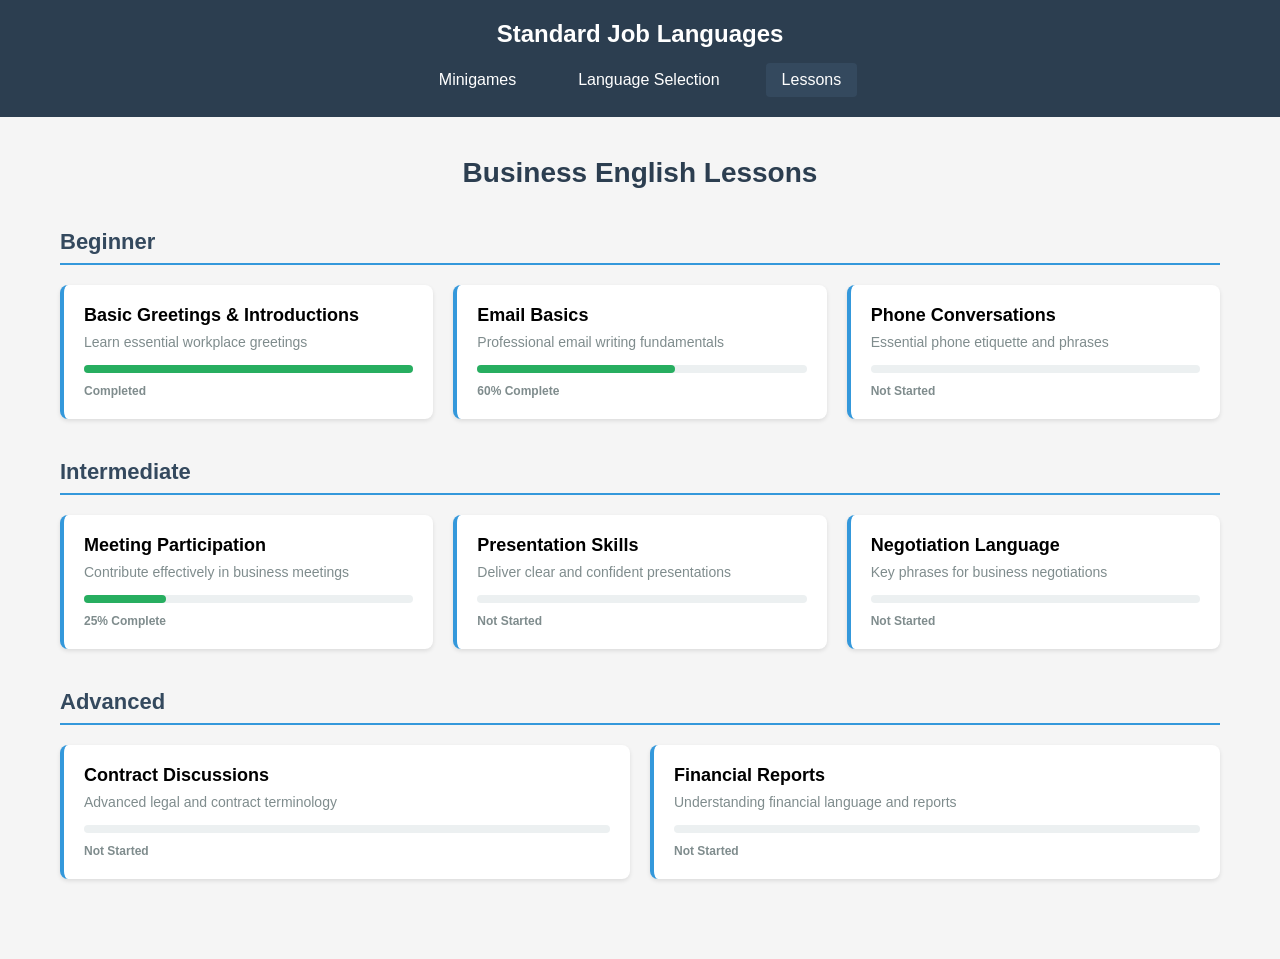
<file: index.html>
<!DOCTYPE html>
<html lang="en">
<head>
    <meta charset="UTF-8">
    <meta name="viewport" content="width=device-width, initial-scale=1.0">
    <title>Lessons - Standard Job Languages</title>
    <link rel="stylesheet" href="styles.css">
</head>
<body>
    <header>
        <h1>Standard Job Languages</h1>
        <nav>
            <a href="minigames.html" class="nav-link">Minigames</a>
            <a href="languageSelection.html" class="nav-link">Language Selection</a>
            <a href="index.html" class="nav-link active">Lessons</a>
        </nav>
    </header>

    <main>
        <div class="container">
            <h2>Business English Lessons</h2>
            
            <section class="lesson-category">
                <h3>Beginner</h3>
                <div class="lessons-grid">
                    <div class="lesson-card">
                        <div id="unselectable-lesson" onclick="unselectableLessons()">
                            <h4><a href="#">Basic Greetings & Introductions</a></h4>
                            <p>Learn essential workplace greetings</p>
                            <div class="progress-bar">
                                <div class="progress-fill" style="width: 100%"></div>
                            </div>
                            <span class="progress-text">Completed</span>
                        </div>
                    </div>
                    
                    <div class="lesson-card">
                        <div id="unselectable-lesson" onclick="unselectableLessons()">
                            <h4><a href="#">Email Basics</a></h4>
                            <p>Professional email writing fundamentals</p>
                            <div class="progress-bar">
                                <div class="progress-fill" style="width: 60%"></div>
                            </div>
                            <span class="progress-text">60% Complete</span>
                        </div>
                    </div>
                    
                    <div class="lesson-card">
                        <div id="selectable-lesson" onclick="learnPhoneConverse()">
                            <h4><a href="lessonPhone.html">Phone Conversations</a></h4>
                            <p>Essential phone etiquette and phrases</p>
                            <div class="progress-bar">
                                <div class="progress-fill" style="width: 0%"></div>
                            </div>
                        </div>
                        <span class="progress-text">Not Started</span>
                    </div>
                </div>
            </section>

            <section class="lesson-category">
                <h3>Intermediate</h3>
                <div class="lessons-grid">
                    <div class="lesson-card">
                        <div id="unselectable-lesson" onclick="unselectableLessons()">
                            <h4><a href="#">Meeting Participation</a></h4>
                            <p>Contribute effectively in business meetings</p>
                            <div class="progress-bar">
                                <div class="progress-fill" style="width: 25%"></div>
                            </div>
                            <span class="progress-text">25% Complete</span>
                        </div>
                    </div>
                    
                    <div class="lesson-card">
                        <div id="unselectable-lesson" onclick="unselectableLessons()">
                            <h4><a href="#">Presentation Skills</a></h4>
                            <p>Deliver clear and confident presentations</p>
                            <div class="progress-bar">
                                <div class="progress-fill" style="width: 0%"></div>
                            </div>
                            <span class="progress-text">Not Started</span>
                        </div>
                    </div>
                    
                    <div class="lesson-card">
                        <div id="unselectable-lesson" onclick="unselectableLessons()">
                            <h4><a href="#">Negotiation Language</a></h4>
                            <p>Key phrases for business negotiations</p>
                            <div class="progress-bar">
                                <div class="progress-fill" style="width: 0%"></div>
                            </div>
                            <span class="progress-text">Not Started</span>
                        </div>
                    </div>
                </div>
            </section>

            <section class="lesson-category">
                <h3>Advanced</h3>
                <div class="lessons-grid">
                    <div class="lesson-card">
                        <div id="unselectable-lesson" onclick="unselectableLessons()">
                            <h4><a href="#">Contract Discussions</a></h4>
                            <p>Advanced legal and contract terminology</p>
                            <div class="progress-bar">
                                <div class="progress-fill" style="width: 0%"></div>
                            </div>
                            <span class="progress-text">Not Started</span>
                        </div>
                    </div>
                    
                    <div class="lesson-card">
                        <div id="unselectable-lesson" onclick="unselectableLessons()">
                            <h4><a href="#">Financial Reports</a></h4>
                            <p>Understanding financial language and reports</p>
                            <div class="progress-bar">
                                <div class="progress-fill" style="width: 0%"></div>
                            </div>
                            <span class="progress-text">Not Started</span>
                        </div>
                    </div>
                </div>
            </section>
        </div>
    </main>

    <script src="script.js"></script>
</body>
</html>
</file>
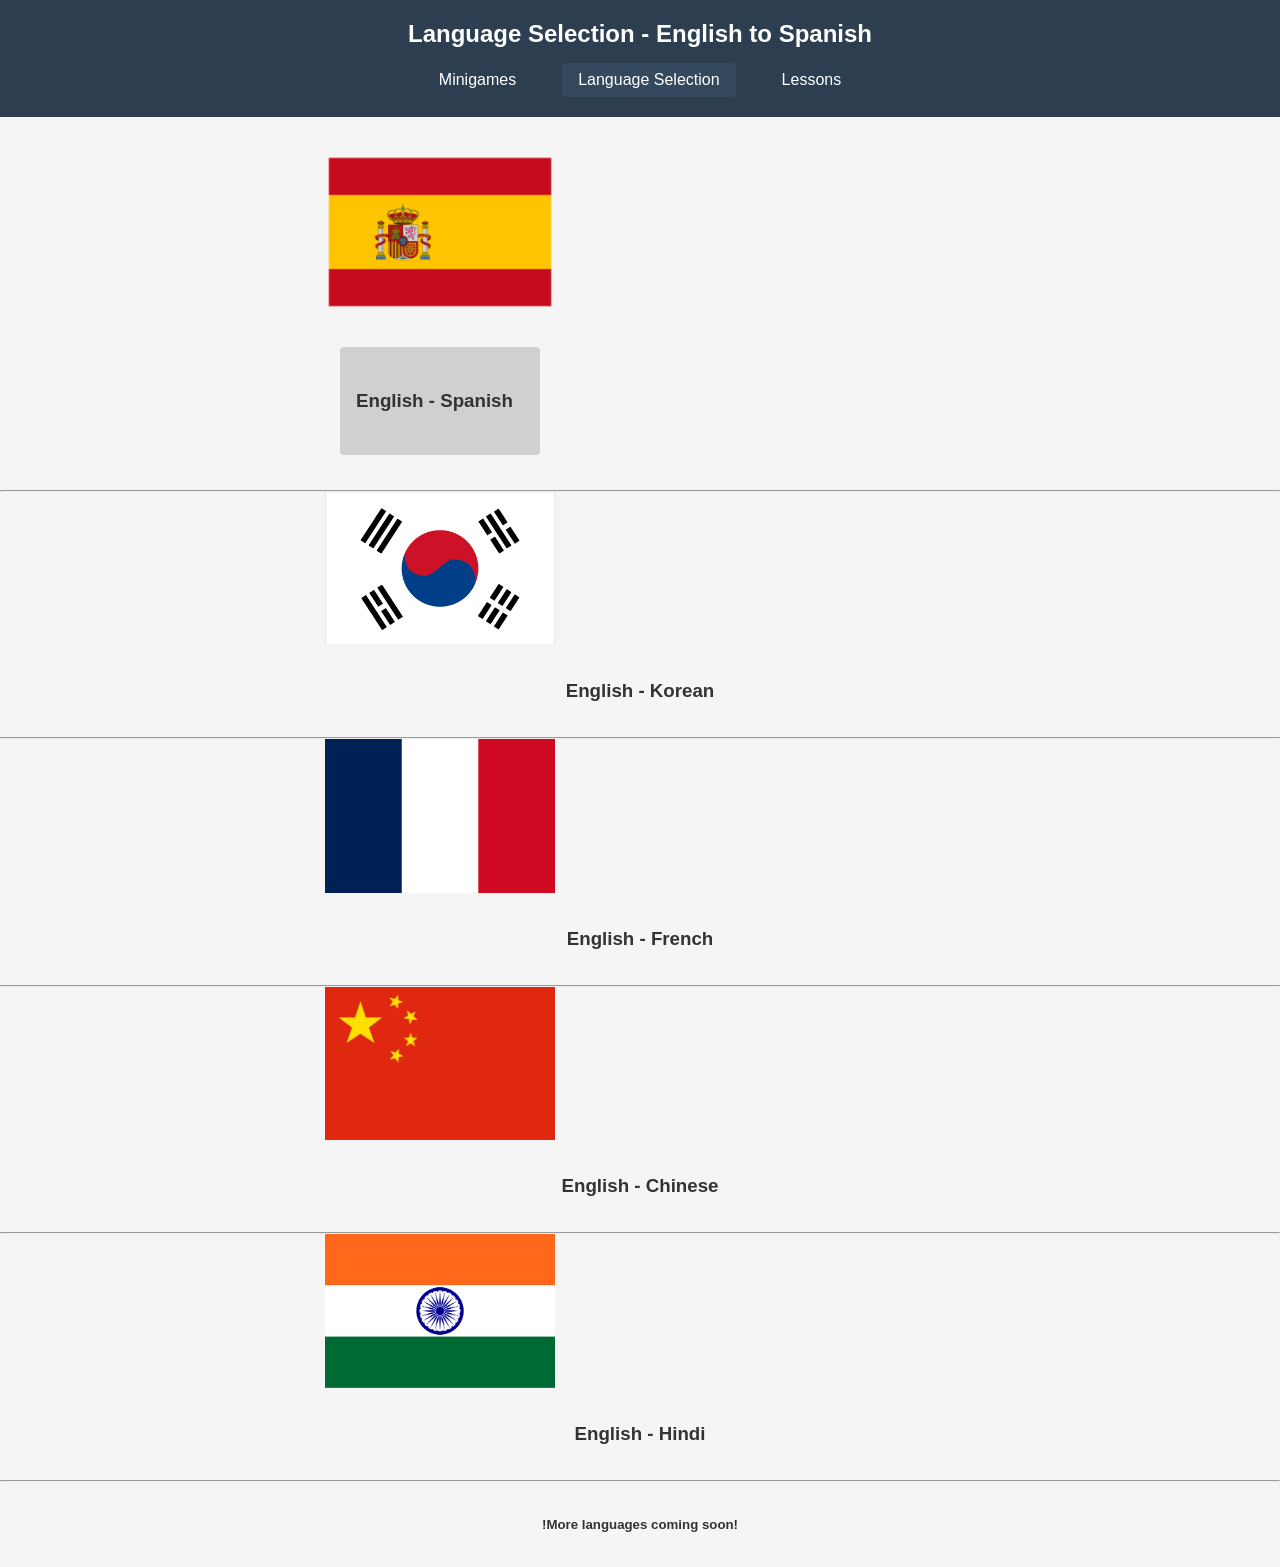
<file: languageSelection.html>
<!DOCTYPE html>
<html lang="en">
<head>
    <meta charset="UTF-8">
    <meta name="viewport" content="width=device-width, initial-scale=1.0">
    <title>Languages</title>
    <link rel="stylesheet" href="Languages.css">
</head>
<body>
    <header>
        <h1>Language Selection - English to Spanish</h1>
        <nav>
            <a href="minigames.html" class="nav-link">Minigames</a>
            <a href="languageSelection.html" class="nav-link active">Language Selection</a>
            <a href="index.html" class="nav-link">Lessons</a>
        </nav>
    </header>

    <div id="option-languages">
        <img src="ES-Spain-Flag-icon.png">
        <div id="active-selection">
            <h3>English - Spanish</h3>
        </div>
        <hr>
        <img src="Flag-South-Korea.jpg">
        <h3>English - Korean</h3>
        <hr>
        <img src="Flag_of_France.svg.png">
        <h3>English - French</h3>
        <hr>
        <img src="Flag-China.jpg">
        <h3>English - Chinese</h3>
        <hr>
        <img src="Flag_of_India.svg.png">
        <h3>English - Hindi</h3>
        <hr>
        <h5>!More languages coming soon!</h5>
    </div>
</body>
</html>
</file>
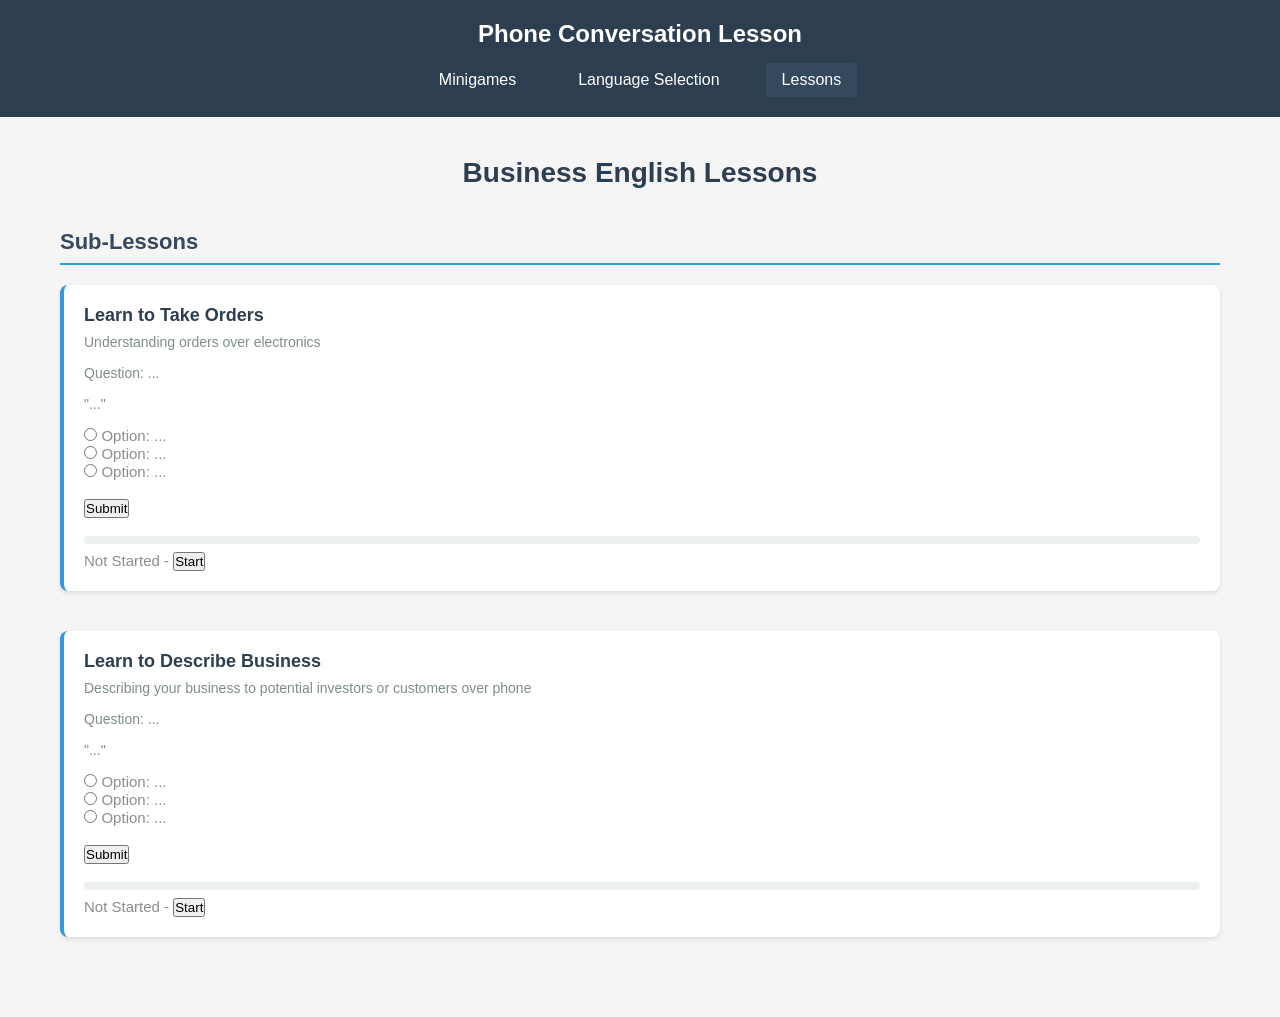
<file: lessonPhone.html>
<!DOCTYPE html>
<html lang="en">
<head>
    <meta charset="UTF-8">
    <meta name="viewport" content="width=device-width, initial-scale=1.0">
    <title>Phone Conversations</title>
    <link rel="stylesheet" href="styles.css">
</head>
<body>
    <header>
        <h1>Phone Conversation Lesson</h1>
        <nav>
            <a href="minigames.html" class="nav-link">Minigames</a>
            <a href="languageSelection.html" class="nav-link">Language Selection</a>
            <a href="index.html" class="nav-link active">Lessons</a>
        </nav>
    </header>

    <main>
        <div class="container">
            <h2>Business English Lessons</h2>
            
            <section class="lesson-category">
                <h3>Sub-Lessons</h3>
                    <div class="lesson-card">
                        <div id="LTO">
                            <h4>Learn to Take Orders</h4>
                            <p>Understanding orders over electronics</p>

                            <form>
                                <p id="questionForLTO">Question: ...</p>
                                <p id="exampleLTO">"..."</p>
                                <div>
                                    <input type="radio" name="options" id="option1">
                                    <span id="option1text">Option: ...</span>
                                </div>
                                <div>
                                    <input type="radio" name="options" id="option2">
                                    <span id="option2text">Option: ...</span>
                                </div>
                                <div>
                                    <input type="radio" name="options" id="option3">
                                    <span id="option3text">Option: ...</span>
                                </div>
                                <br>
                                <button onclick="submitAnswer(event)">Submit</button>
                            </form>

                            <br>
                            <div id="progress-bar">
                                <div id="progress-fill"></div>
                            </div>
                            <span id="progress-text">Not Started - </span>
                            <button onclick="learnTakeOrders()">Start</button>
                        </div>
                    </div>
            </section>

            <section class="lesson-category">
                <div class="lesson-card">
                    <div id="LDB">
                        <h4>Learn to Describe Business</h4>
                        <p>Describing your business to potential investors or customers over phone</p>

                            <form>
                                <p id="questionForLDB">Question: ...</p>
                                <p id="exampleLDB">"..."</p>
                                <div>
                                    <input type="radio" name="options" id="option1textLDB">
                                    <span id="option1text">Option: ...</span>
                                </div>
                                <div>
                                    <input type="radio" name="options" id="option2textLDB">
                                    <span id="option2text">Option: ...</span>
                                </div>
                                <div>
                                    <input type="radio" name="options" id="option3textLDB">
                                    <span id="option3text">Option: ...</span>
                                </div>
                                <br>
                                <button onclick="submitAnswer(event)">Submit</button>
                            </form>
                        
                        <br>
                        <div class="progress-bar">
                            <div id="progress-fill-LDB" style="width: 0%"></div>
                        </div>
                        <span id="progress-text-LDB">Not Started - </span>
                        <button onclick="unselectableSubLessons()">Start</button>
                    </div>
                </div>
            </section>
        </div>
    </main>

    <script src="script.js"></script>
</body>
</html>
</file>
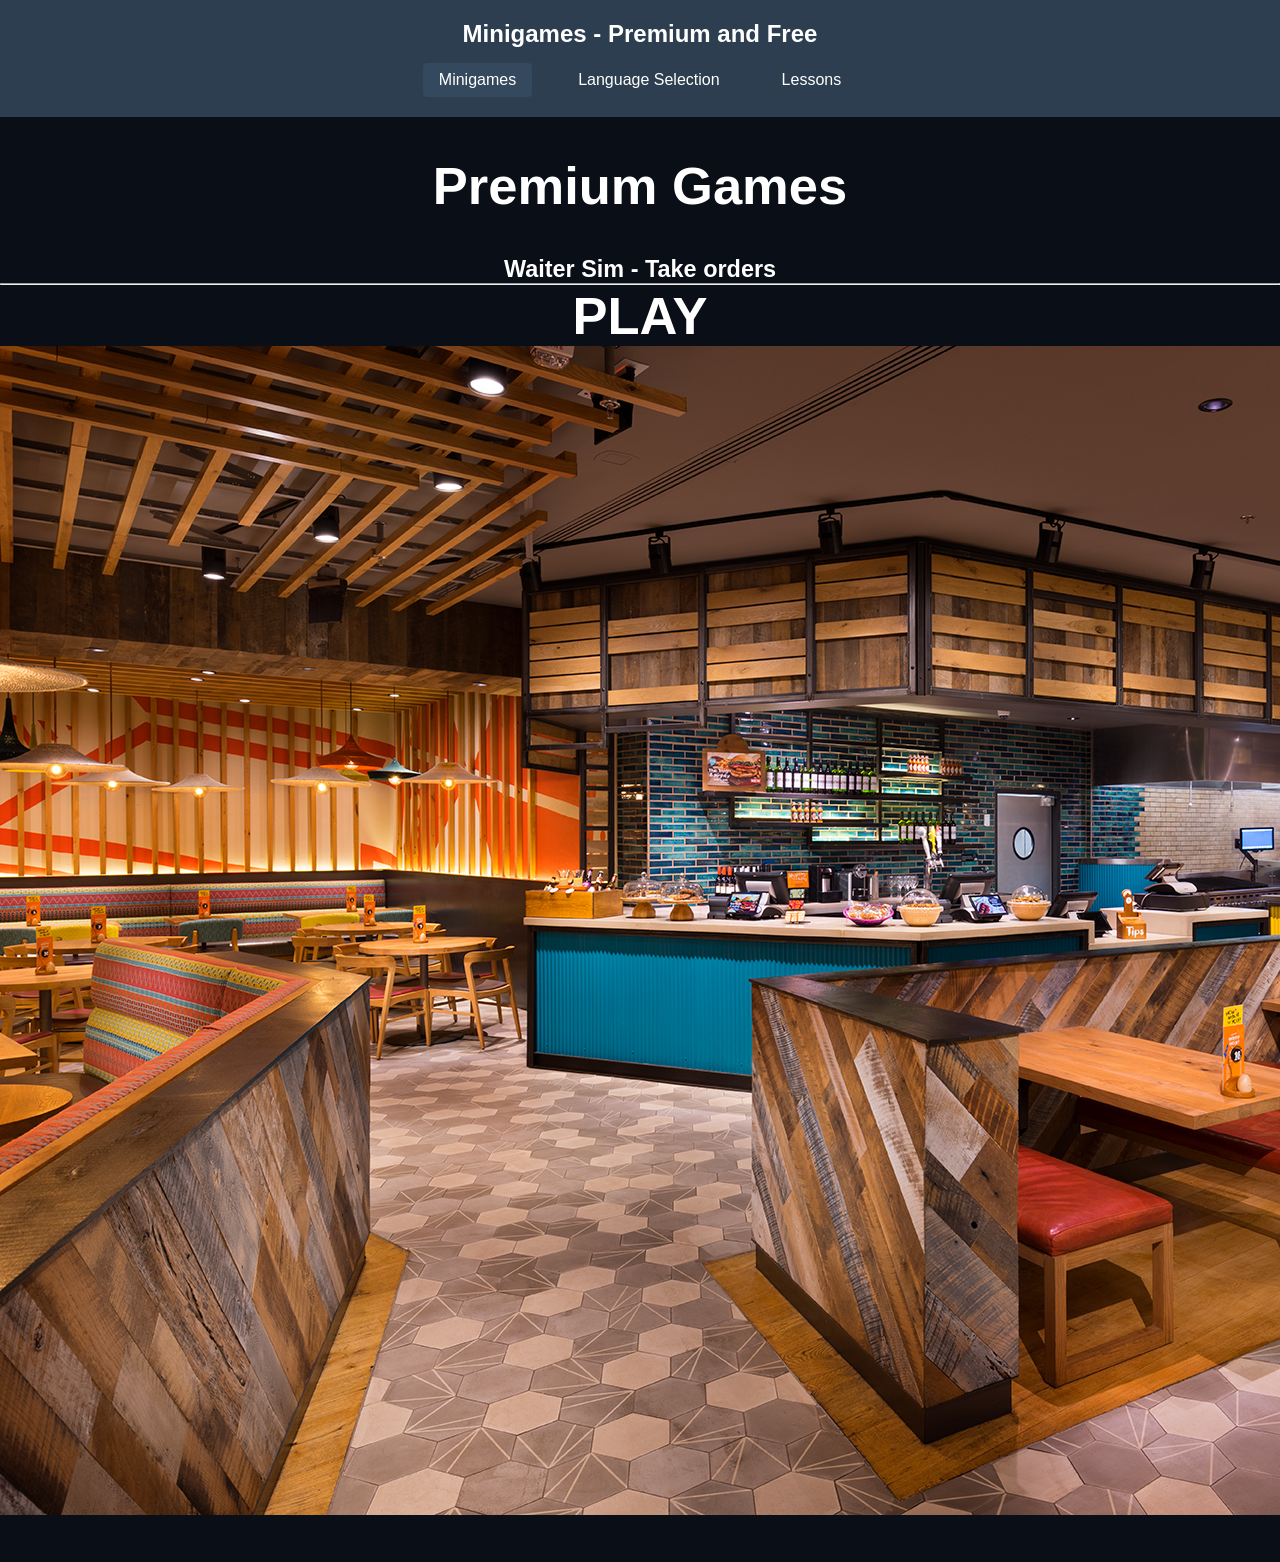
<file: minigames.html>
<!DOCTYPE html>
<html lang="en">
<head>
    <meta charset="UTF-8">
    <meta name="viewport" content="width=device-width, initial-scale=1.0">
    <title>Games</title>
    <link rel="stylesheet" href="minigames.css"
</head>
<body>
    <header>
        <h1>Minigames - Premium and Free</h1>
        <nav>
            <a href="minigames.html" class="nav-link active">Minigames</a>
            <a href="languageSelection.html" class="nav-link">Language Selection</a>
            <a href="index.html" class="nav-link">Lessons</a>
        </nav>
    </header>

    <div class="game-options">
        <h2>Premium Games</h2>
        <br>
        <h6>Waiter Sim - Take orders</h6>
        <hr>
        <h2>PLAY</h2>
        <img src="Restaurant.jpg">
    </div>
</body>
</html>
</file>
<file: styles.css>
* {
    margin: 0;
    padding: 0;
    box-sizing: border-box;
}

body {
    font-family: Arial, sans-serif;
    background-color: #f5f5f5;
    color: #333333;
}

header {
    background-color: #2c3e50;
    color: white;
    padding: 20px 0;
    text-align: center;
}

header h1 {
    margin-bottom: 15px;
    font-size: 24px;
}

nav {
    display: flex;
    justify-content: center;
    gap: 30px;
}

.nav-link {
    color: white;
    text-decoration: none;
    padding: 8px 16px;
    border-radius: 4px;
}

.nav-link.active {
    background-color: #34495e;
}

.container {
    max-width: 1200px;
    margin: 0 auto;
    padding: 40px 20px;
}

main h2 {
    text-align: center;
    margin-bottom: 40px;
    color: #2c3e50;
    font-size: 28px;
}

.lesson-category {
    margin-bottom: 40px;
}

.lesson-category h3 {
    color: #34495e;
    margin-bottom: 20px;
    font-size: 22px;
    border-bottom: 2px solid #3498db;
    padding-bottom: 8px;
}

.lessons-grid {
    display: grid;
    grid-template-columns: repeat(auto-fit, minmax(300px, 1fr));
    gap: 20px;
}

.lesson-card {
    background: white;
    padding: 20px;
    border-radius: 8px;
    box-shadow: 0 2px 4px rgba(0,0,0,0.1);
    border-left: 4px solid #3498db;
}

.lesson-card h4 {
    color: #2c3e50;
    margin-bottom: 8px;
    font-size: 18px;
}

.lesson-card p {
    color: #7f8c8d;
    margin-bottom: 15px;
    font-size: 14px;
}

.progress-bar {
    width: 100%;
    height: 8px;
    background-color: #ecf0f1;
    border-radius: 4px;
    margin-bottom: 8px;
}

.progress-fill {
    height: 100%;
    background-color: rgb(39, 174, 96);
    border-radius: 4px;
    width: 100%;
}

.progress-text {
    font-size: 12px;
    color: #7f8c8d;
    font-weight: bold;
}

span {
    color: rgb(141, 141, 141);
    font-size: 15px;
}

a {
    text-decoration: none;
    color: black;
}

#progress-bar {
    width: 100%;
    height: 8px;
    background-color: #ecf0f1;
    border-radius: 4px;
    margin-bottom: 8px;
}
</file>
<file: Languages.css>
* {
    margin: 0;
    padding: 0;
    box-sizing: border-box;
}

body {
    font-family: Arial, sans-serif;
    background-color: #f5f5f5;
    color: #333333;
}

header {
    background-color: #2c3e50;
    color: white;
    padding: 20px 0;
    text-align: center;
}

header h1 {
    margin-bottom: 15px;
    font-size: 24px;
}

nav {
    display: flex;
    justify-content: center;
    gap: 30px;
}

.nav-link {
    color: white;
    text-decoration: none;
    padding: 8px 16px;
    border-radius: 4px;
}

.nav-link.active {
    background-color: #34495e;
}

h3 {
    display: flex;
    justify-content: center;
    margin-top: 35px;
    margin-bottom: 35px;
}

h5 {
    display: flex;
    justify-content: center;
    margin-top: 35px;
    margin-bottom: 35px;
}

#active-selection {
    background-color: rgb(208, 208, 208);
    padding: 8px 16px;
    border-radius: 4px;
    width: 200px;
    display: flex;
    margin-left: 340px;
    margin-bottom: 35px;
}

img {
    width: 230px;
    display: flex;
    justify-content: center;
    align-content: center;
    margin-left: 325px;
}
</file>
<file: minigames.css>
* {
    margin: 0;
    padding: 0;
    box-sizing: border-box;
    color: white;
}

body {
    font-family: Arial, sans-serif;
    background-color: #090e17;
    color: #333;
}

header {
    background-color: #2c3e50;
    padding: 20px 0;
    text-align: center;
}

header h1 {
    margin-bottom: 15px;
    font-size: 24px;
}

nav {
    display: flex;
    justify-content: center;
    gap: 30px;
}

.nav-link {
    color: white;
    text-decoration: none;
    padding: 8px 16px;
    border-radius: 4px;
}

.nav-link.active {
    background-color: #34495e;
}

.game-options {
    justify-content: center;
    text-align: center;
    margin-top: 3%;
    margin-bottom: 3%;
    font-size: 35px;
}
</file>
